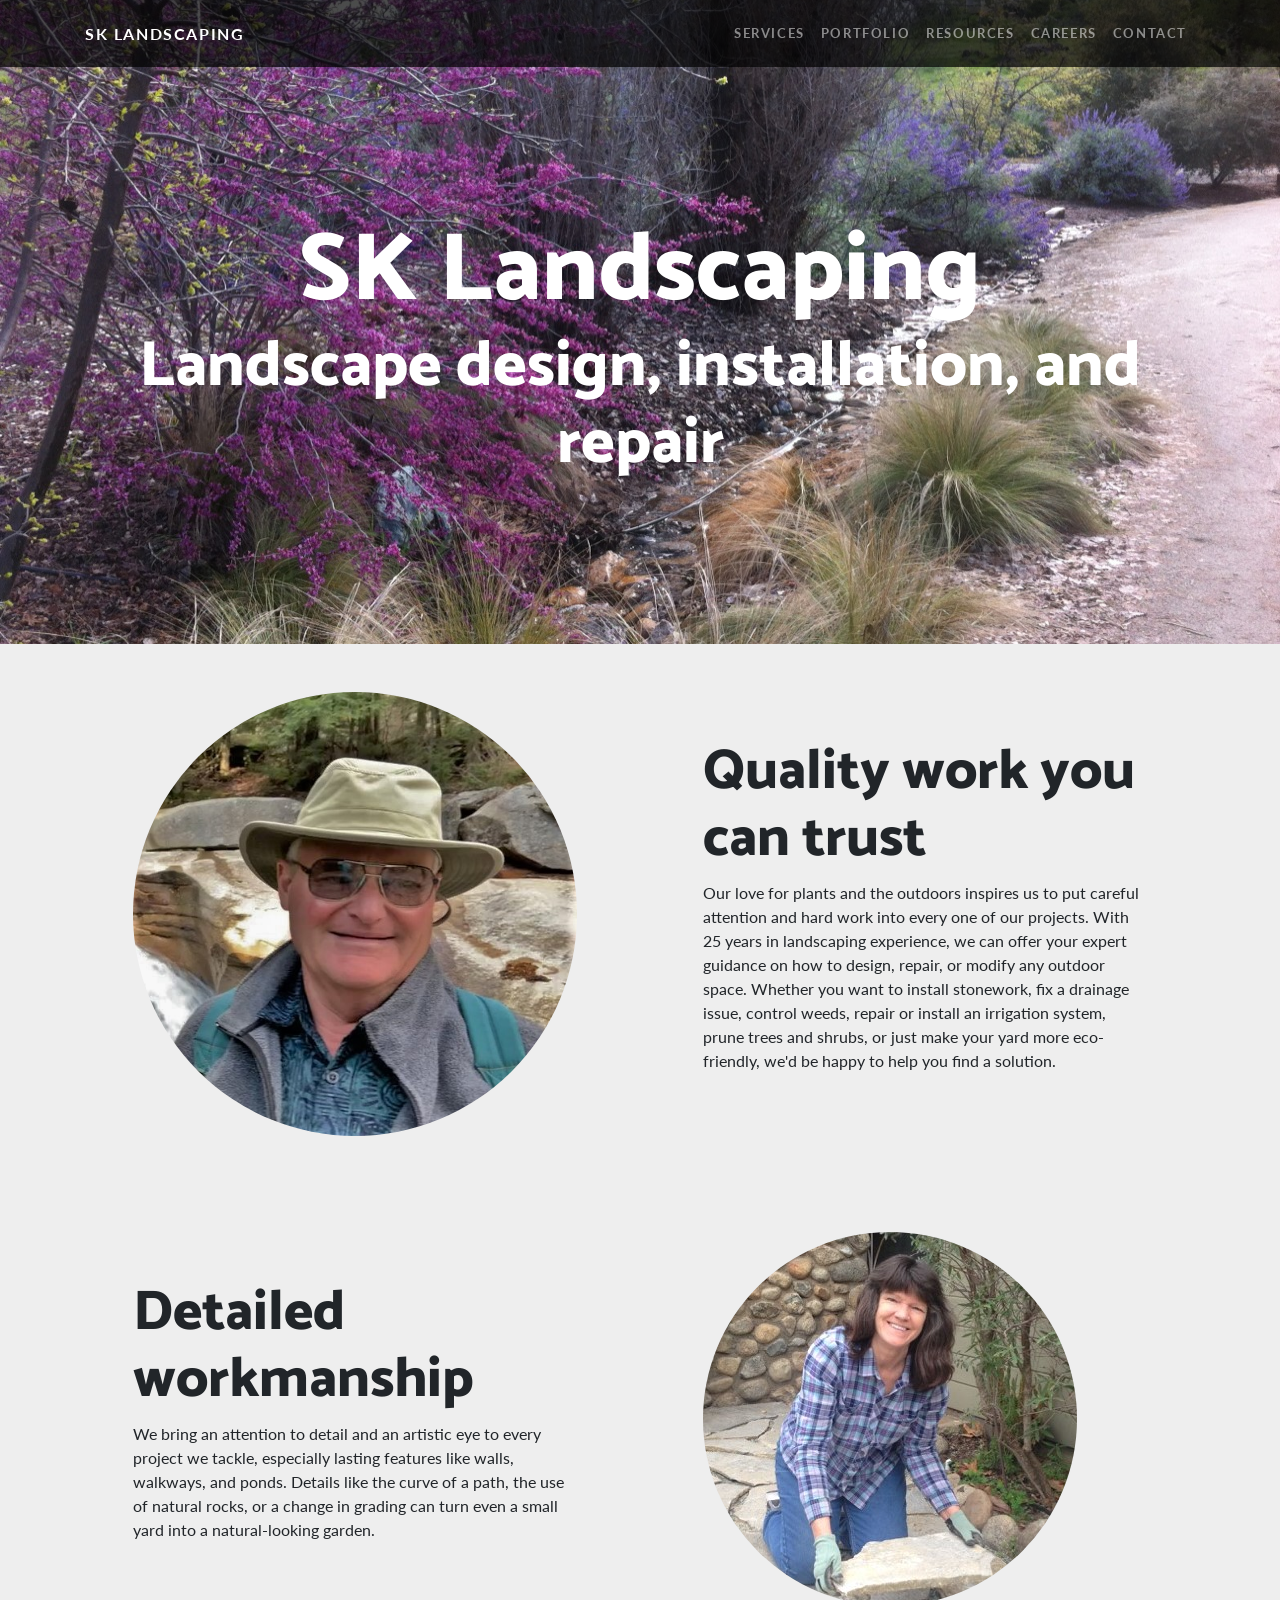
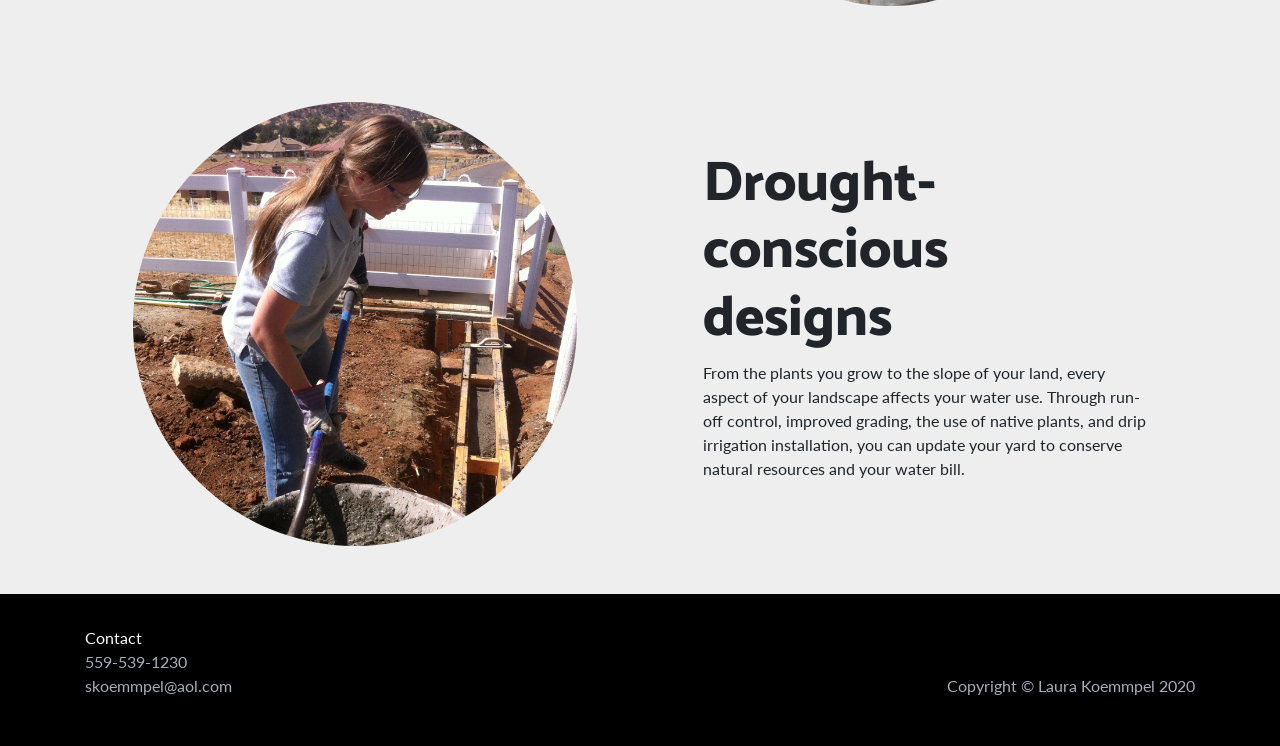
<file: index.html>
<!DOCTYPE html>
<html lang="en">

<head>

  <meta charset="utf-8">
  <meta name="viewport" content="width=device-width, initial-scale=1, shrink-to-fit=no">
  <meta name="description" content="">
  <meta name="author" content="">

  <title>SK Landscaping</title>
  <link rel="icon" href="favicon.ico" type="image/x-icon">

  <!-- Bootstrap core CSS -->
  <!-- <link href="vendor/bootstrap/css/bootstrap.min.css" rel="stylesheet"> -->
  <link href="vendor/bootstrap/css/bootstrap.css" rel="stylesheet">

  <!-- Custom fonts for this template -->
  <link href="https://fonts.googleapis.com/css?family=Catamaran:100,200,300,400,500,600,700,800,900" rel="stylesheet">
  <link href="https://fonts.googleapis.com/css?family=Lato:100,100i,300,300i,400,400i,700,700i,900,900i" rel="stylesheet">

  <!-- Custom styles for this template -->
  <!-- <link href="css/one-page-wonder.min.css" rel="stylesheet"> -->
  <link href="css/one-page-wonder.css" rel="stylesheet">

</head>

<body>

  <!-- Navigation -->
  <nav class="navbar navbar-expand-lg navbar-dark navbar-custom fixed-top">
    <div class="container">
      <a class="navbar-brand" href="index.html">SK Landscaping</a>
      <button class="navbar-toggler" type="button" data-toggle="collapse" data-target="#navbarResponsive" aria-controls="navbarResponsive" aria-expanded="false" aria-label="Toggle navigation">
        <span class="navbar-toggler-icon"></span>
      </button>

      <div class="collapse navbar-collapse" id="navbarResponsive">
        <ul class="navbar-nav ml-auto">
          <li class="nav-item">
            <a class="nav-link" href="services.html">Services</a>
          </li>
          <li class="nav-item">
            <a class="nav-link" href="portfolio.html">Portfolio</a>
          </li>
          <li class="nav-item">
            <a class="nav-link" href="resources.html">Resources</a>
          </li>
          <li class="nav-item">
            <a class="nav-link" href="careers.html">Careers</a>
          </li>
          <li class="nav-item">
            <a class="nav-link" href="contact.html">Contact</a>
          </li>
        </ul>
      </div>
    </div>
  </nav>

  <header class="masthead text-center text-white">
    <div class="masthead-content">
      <div class="container">
        <h1 class="masthead-heading mb-0">SK Landscaping</h1>
        <h2 class="masthead-subheading mb-0">Landscape design, installation, and repair</h2>
        <!-- <a href="#" class="btn btn-primary btn-xl rounded-pill mt-5">Learn More</a> -->
      </div>
    </div>

  </header>
  <!-- <header>
    <div class="overlay"></div>
    <video playsinline="playsinline" autoplay="autoplay" muted="muted" loop="loop">
      <source src="https://storage.googleapis.com/coverr-main/mp4/backyard-gardening.mp4" type="video/mp4">
      <source src="img/image_pan4.mp4" type="video/mp4">
    </video>
    <div class="container h-100">
      <div class="d-flex h-100 text-center align-items-center">
        <div class="w-100 text-white">
          <h1 class="display-3">SK Landscaping</h1>
          <p class="lead mb-0">Landscape design, installation, and repair</p>
        </div>
      </div>
    </div>
  </header> -->

  <section>
    <div class="container">
      <div class="row align-items-center">
        <div class="col-lg-6">
          <div class="p-5">
            <img class="img-fluid rounded-circle" src="img/dad_headshot5.jpg" alt="">
          </div>
        </div>
        <div class="col-lg-6">
          <div class="p-5">
            <h2 class="display-4">Quality work you can trust</h2>
            <p>
              Our love for plants and the outdoors inspires us to put careful attention and 
              hard work into every one of our projects. With 25 years in landscaping experience,
              we can offer your expert guidance on how to design, repair, or modify any outdoor space.
              Whether you want to install stonework, fix a drainage issue, control weeds, repair or 
              install an irrigation system, prune trees and shrubs, or just make your yard
              more eco-friendly, we'd be happy to help you find a solution. 
            </p>
          </div>
        </div>
      </div>
    </div>
  </section>

  <section>
    <div class="container">
      <div class="row align-items-center">
        <div class="col-lg-6 order-lg-2">
          <div class="p-5">
            <img class="img-fluid rounded-circle" src="img/mom_closeup1.jpg" alt="">
          </div>
        </div>
        <div class="col-lg-6 order-lg-1">
          <div class="p-5">
            <h2 class="display-4">Detailed workmanship</h2>
            <p>
              We bring an attention to detail and an artistic eye to every project we tackle,  
              especially lasting features like walls, walkways, and ponds. 
              Details like the curve of a path, the use of natural rocks,
              or a change in grading can turn even a small yard into a natural-looking garden.
            </p>
          </div>
        </div>
      </div>
    </div>
  </section>

  <section>
    <div class="container">
      <div class="row align-items-center">
        <div class="col-lg-6">
          <div class="p-5">
            <img class="img-fluid rounded-circle" src="img/laura_closeup.jpg" alt="">
          </div>
        </div>
        <div class="col-lg-6">
          <div class="p-5">
            <h2 class="display-4">Drought-conscious designs</h2>
            <p>From the plants you grow to the slope of your land, 
              every aspect of your landscape affects your water use. 
              Through run-off control, improved grading, the use of native plants, 
              and drip irrigation installation, you can update your yard to 
              conserve natural resources and your water bill.</p>
          </div>
        </div>
      </div>
    </div>
  </section>


  <!-- Footer -->
  <footer class="py-5 bg-black">
    <div class="container">
      <p class="m-0 text-left text-white medium">Contact</p>
      <p class="m-0 text-left text-secondary medium">559-539-1230</p>
      <p class="m-0 alignright text-secondary medium">Copyright &copy; Laura Koemmpel 2020</p>
      <p class="m-0 text-left text-secondary medium">skoemmpel@aol.com</p> 
    </div>
    <!-- /.container -->
  </footer>

  <!-- Bootstrap core JavaScript -->
  <script src="vendor/jquery/jquery.min.js"></script>
  <script src="vendor/bootstrap/js/bootstrap.bundle.min.js"></script>

</body>

</html>
</file>
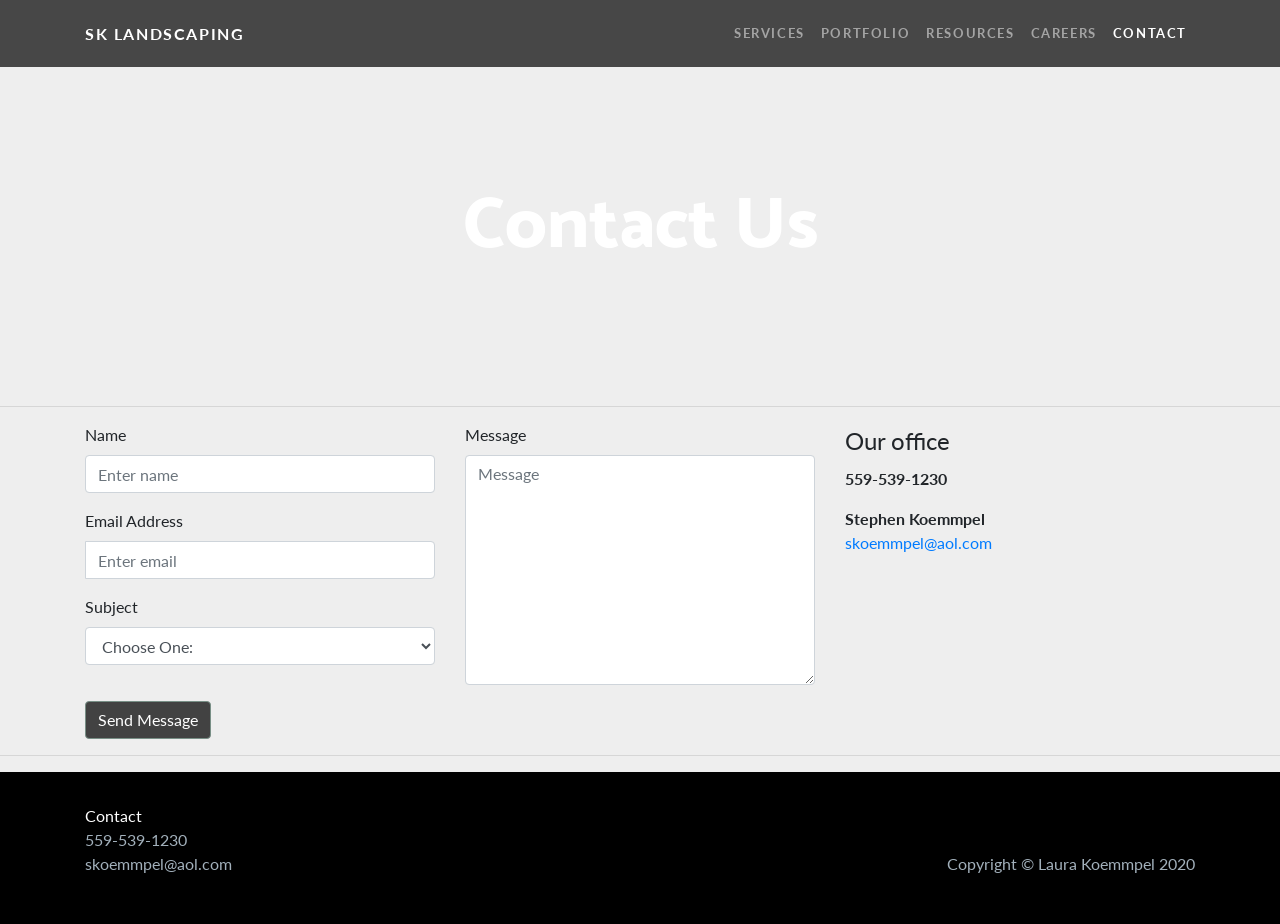
<file: contact.html>
<!DOCTYPE html>
<html lang="en">

<head>

  <meta charset="utf-8">
  <meta name="viewport" content="width=device-width, initial-scale=1, shrink-to-fit=no">
  <meta name="description" content="">
  <meta name="author" content="">

  <title>SK Landscaping</title>
  <link rel="icon" href="favicon.ico" type="image/x-icon">

  <!-- Bootstrap core CSS -->
  <!-- <link href="vendor/bootstrap/css/bootstrap.min.css" rel="stylesheet"> -->
  <link href="vendor/bootstrap/css/bootstrap.css" rel="stylesheet">

  <!-- Custom fonts for this template -->
  <link href="https://fonts.googleapis.com/css?family=Catamaran:100,200,300,400,500,600,700,800,900" rel="stylesheet">
  <link href="https://fonts.googleapis.com/css?family=Lato:100,100i,300,300i,400,400i,700,700i,900,900i" rel="stylesheet">

  <!-- Custom styles for this template -->
  <!-- <link href="css/one-page-wonder.min.css" rel="stylesheet"> -->
  <link href="css/one-page-wonder.css" rel="stylesheet">

</head>

<body>

  <!-- Navigation -->
  <nav class="navbar navbar-expand-lg navbar-dark navbar-custom fixed-top">
    <div class="container">
      <a class="navbar-brand" href="index.html">SK Landscaping</a>
      <button class="navbar-toggler" type="button" data-toggle="collapse" data-target="#navbarResponsive" aria-controls="navbarResponsive" aria-expanded="false" aria-label="Toggle navigation">
        <span class="navbar-toggler-icon"></span>
      </button>
      <div class="collapse navbar-collapse" id="navbarResponsive">
        <ul class="navbar-nav ml-auto">
          <li class="nav-item">
            <a class="nav-link" href="services.html">Services</a>
          </li>
          <li class="nav-item">
            <a class="nav-link" href="portfolio.html">Portfolio</a>
          </li>
          <li class="nav-item">
            <a class="nav-link" href="resources.html">Resources</a>
          </li>
          <li class="nav-item">
            <a class="nav-link" href="careers.html">Careers</a>
          </li>
          <li class="nav-item">
            <a class="active nav-link" href="contact.html">Contact</a>
          </li>
        </ul>
      </div>
    </div>
  </nav>

  <header>
    <div class="overlay"></div>
    <video playsinline="playsinline" autoplay="autoplay" muted="muted" loop="loop">
      <!-- <source src="https://storage.googleapis.com/coverr-main/mp4/.mp4" type="video/mp4"> -->
      <source src="img/herbs.mp4" type="video/mp4">
    </video>
    <div class="container h-100">
      <div class="d-flex h-100 text-center align-items-center">
        <div class="w-100 text-white">
          <h1 class="display-3">Contact Us</h1>
          <!-- <p class="lead mb-0">Landscape design, installation, and repair</p> -->
        </div>
      </div>
    </div>
  </header>
  
  <hr>

  <div class="container">
    <div class="row">
        <div class="col-md-8">
            <div class="well well-sm">
                <form>
                <div class="row">
                    <div class="col-md-6">
                        <div class="form-group">
                            <label for="name">
                                Name</label>
                            <input type="text" class="form-control" id="name" placeholder="Enter name" required="required" />
                        </div>
                        <div class="form-group">
                            <label for="email">
      Email Address</label>
      <div class="input-group">
          <span class="input-group-addon"><span class="glyphicon glyphicon-envelope"></span>
          </span>
          <input type="email" class="form-control" id="email" placeholder="Enter email" required="required" /></div>
    </div>
    <div class="form-group">
      <label for="subject">
          Subject</label>
      <select id="subject" name="subject" class="form-control" required="required">
          <option value="na" selected="">Choose One:</option>
          <option value="service">Consulting</option>
          <option value="suggestions">Maintenence</option>
          <option value="product">Repair</option>
          <option value="product">Installation/Design</option>
          <option value="product">Other</option>
      </select>
    </div>
    </div>
    <div class="col-md-6">
    <div class="form-group">
      <label for="name">
          Message</label>
      <textarea name="message" id="message" class="form-control" rows="9" cols="25" required="required"
          placeholder="Message"></textarea>
    </div>
    </div>
<div class="col-md-12">
<button type="submit" class="btn btn-primary pull-right" id="btnContactUs">
  Send Message</button>
              </div>
                </div>
                </form>
            </div>
        </div>
        <div class="col-md-4">
            <form>
            <legend><span class="glyphicon glyphicon-globe"></span>Our office</legend>
            <address>
                <strong>559-539-1230</strong><br>
            </address>
            <address>
                <strong>Stephen Koemmpel</strong><br>
                <a href="mailto:#">skoemmpel@aol.com</a>
            </address>
            </form>
        </div>
    </div>
</div>

  <hr>

  <!-- Footer -->
  <footer class="py-5 bg-black">
    <div class="container">
      <p class="m-0 text-left text-white medium">Contact</p>
      <p class="m-0 text-left text-secondary medium">559-539-1230</p>
      <p class="m-0 alignright text-secondary medium">Copyright &copy; Laura Koemmpel 2020</p>
      <p class="m-0 text-left text-secondary medium">skoemmpel@aol.com</p> 
    </div>
    <!-- /.container -->
  </footer>

  <!-- Bootstrap core JavaScript -->
  <script src="vendor/jquery/jquery.min.js"></script>
  <script src="vendor/bootstrap/js/bootstrap.bundle.min.js"></script>

</body>

</html>
</file>
<file: css/one-page-wonder.min.css>
/*!
 * Start Bootstrap - One Page Wonder v5.0.7 (https://startbootstrap.com/template-overviews/one-page-wonder)
 * Copyright 2013-2019 Start Bootstrap
 * Licensed under MIT (https://github.com/BlackrockDigital/startbootstrap-one-page-wonder/blob/master/LICENSE)
 */body{font-family:Lato}h1,h2,h3,h4,h5,h6{font-family:Catamaran;font-weight:800!important}.btn-xl{text-transform:uppercase;padding:1.5rem 3rem;font-size:.9rem;font-weight:700;letter-spacing:.1rem}.bg-black{background-color:#000!important}.rounded-pill{border-radius:5rem}.navbar-custom{padding-top:1rem;padding-bottom:1rem;background-color:rgba(0,0,0,.7)}.navbar-custom .navbar-brand{text-transform:uppercase;font-size:1rem;letter-spacing:.1rem;font-weight:700}.navbar-custom .navbar-nav .nav-item .nav-link{text-transform:uppercase;font-size:.8rem;font-weight:700;letter-spacing:.1rem}header.masthead{position:relative;overflow:hidden;padding-top:calc(7rem + 72px);padding-bottom:7rem;background:linear-gradient(0deg,#6dfab8 0,#1a0079 100%);background-repeat:no-repeat;background-position:center center;background-attachment:scroll;background-size:cover}header.masthead .masthead-content{z-index:1;position:relative}header.masthead .masthead-content .masthead-heading{font-size:4rem}header.masthead .masthead-content .masthead-subheading{font-size:2rem}header.masthead .bg-circle{z-index:0;position:absolute;border-radius:100%;background:linear-gradient(0deg,#8cfdc8 0,#002d70 100%)}header.masthead .bg-circle-1{height:90rem;width:90rem;bottom:-55rem;left:-55rem}header.masthead .bg-circle-2{height:50rem;width:50rem;top:-25rem;right:-25rem}header.masthead .bg-circle-3{height:20rem;width:20rem;bottom:-10rem;right:5%}header.masthead .bg-circle-4{height:30rem;width:30rem;top:-5rem;right:35%}@media (min-width:992px){header.masthead{padding-top:calc(10rem + 55px);padding-bottom:10rem}header.masthead .masthead-content .masthead-heading{font-size:6rem}header.masthead .masthead-content .masthead-subheading{font-size:4rem}}.bg-primary{background-color:#093eee!important}.btn-primary{background-color:#007c4d;border-color:#0d09ee}.btn-primary:active,.btn-primary:focus,.btn-primary:hover{background-color:#07bd96!important;border-color:#2d0081!important}.btn-primary:focus{box-shadow:0 0 0 .2rem rgba(32,9,238,.5)}.btn-secondary{background-color:#009908;border-color:#ff6a00}.btn-secondary:active,.btn-secondary:focus,.btn-secondary:hover{background-color:#c50!important;border-color:#c50!important}.btn-secondary:focus{box-shadow:0 0 0 .2rem rgba(255,106,0,.5)}
</file>
<file: css/one-page-wonder.css>
/*!
 * Start Bootstrap - One Page Wonder v5.0.7 (https://startbootstrap.com/template-overviews/one-page-wonder)
 * Copyright 2013-2019 Start Bootstrap
 * Licensed under MIT (https://github.com/BlackrockDigital/startbootstrap-one-page-wonder/blob/master/LICENSE)
 */

body {
  font-family: 'Lato';
  background-color:#eee
}

h1,
h2,
h3,
h4,
h5,
h6 {
  font-family: 'Catamaran';
  font-weight: 800 !important;
}

.my-top {
  margin-top: 7rem;
  color: rgba(0, 0, 0, 0.7);
}

.btn-xl {
  text-transform: uppercase;
  padding: 1.5rem 3rem;
  font-size: 0.9rem;
  font-weight: 700;
  letter-spacing: 0.1rem;
}

.bg-black {
  background-color: #000 !important;
}

.rounded-pill {
  border-radius: 5rem;
}

.navbar-custom {
  padding-top: 1rem;
  padding-bottom: 1rem;
  background-color: rgba(0, 0, 0, 0.7);
}

.navbar-custom .navbar-brand {
  text-transform: uppercase;
  font-size: 1rem;
  letter-spacing: 0.1rem;
  font-weight: 700;
}

.navbar-custom .navbar-nav .nav-item .nav-link {
  text-transform: uppercase;
  font-size: 0.8rem;
  font-weight: 700;
  letter-spacing: 0.1rem;
}

.h-2 {
  height: 2%;
}

header.masthead {
  position: relative;
  overflow: hidden;
  padding-top: calc(7rem + 72px);
  padding-bottom: 7rem;
  background-image: url("../img/native_landscape_1.JPG");
  background-repeat: no-repeat;
  background-position: center center;
  background-attachment: scroll;
  background-size: cover;
}

header.masthead .masthead-content {
  z-index: 1;
  position: relative;
}

header.masthead .masthead-content .masthead-heading {
  font-size: 4rem;
}

header.masthead .masthead-content .masthead-subheading {
  font-size: 2rem;
}




@media (min-width: 992px) {
  header.masthead {
    padding-top: calc(10rem + 55px);
    padding-bottom: 10rem;
  }
  header.masthead .masthead-content .masthead-heading {
    font-size: 6rem;
  }
  header.masthead .masthead-content .masthead-subheading {
    font-size: 4rem;
  }
}

.bg-primary {
  background-color: #6c8b8f !important;
}

.btn-primary {
  background-color: #424242;
  border-color: #788f86;
}

.btn-primary:active, .btn-primary:focus, .btn-primary:hover {
  background-color: #194732 !important;
  border-color: #5c7561 !important;
}

.btn-primary:focus {
  box-shadow: 0 0 0 0.2rem rgba(32, 9, 238, 0.5);
}

.btn-secondary {
  background-color: #009908;
  border-color: #ff6a00;
}

.btn-secondary:active, .btn-secondary:focus, .btn-secondary:hover {
  background-color: #cc5500 !important;
  border-color: #cc5500 !important;
}

.btn-secondary:focus {
  box-shadow: 0 0 0 0.2rem rgba(255, 106, 0, 0.5);
}

.alignleft {
	float: left;
}
.alignright {
	float: right;
}




header {
  position: relative;
  overflow: hidden;
  padding-top: calc(7rem + 72px);
  padding-bottom: 7rem;
  background-repeat: no-repeat;
  background-position: center center;
  background-attachment: scroll;
  background-size: cover;
}



header video {
  position: absolute;
  top: 50%;
  left: 50%;
  min-width: 100%;
  min-height: 100%;
  width: auto;
  height: auto;
  z-index: 0;
  -ms-transform: translateX(-50%) translateY(-50%);
  -moz-transform: translateX(-50%) translateY(-50%);
  -webkit-transform: translateX(-50%) translateY(-50%);
  transform: translateX(-50%) translateY(-50%);
}

header .container {
  position: relative;
  z-index: 2;
}

header .overlay {
  position: absolute;
  top: 0;
  left: 0;
  height: 100%;
  width: 100%;
  background-color: black;
  opacity: 0;
  z-index: 1;
}

@media (pointer: coarse) and (hover: none) {
  header {
    background: url('https://source.unsplash.com/XT5OInaElMw/1600x900') black no-repeat center center scroll;
  }
  header video {
    display: none;
  }
}

/* ,,,,,,,,,,,,,,,,,,,,,,,,,,,,,,,,,,,,,,,,,,,,,,,,,,< */

.wrap
{
  margin:50px auto 0 auto;
  width:100%;
  display:flex;
  align-items:space-around;
  max-width:1200px;
}
.tile
{
  width:380px;
  height:380px;
  margin:10px;
  background-color:#5d886d;
  display:inline-block;
  background-size:cover;
  position:relative;
  cursor:pointer;
  transition: all 0.4s ease-out;
  box-shadow: 0px 35px 77px -17px rgba(0,0,0,0.44);
  overflow:hidden;
  color:white;
  font-family:'Roboto';
  
}
.tile img
{
  height:100%;
  width:100%;
  position:absolute;
  top:0;
  left:0;
  z-index:0;
  transition: all 0.4s ease-out;
}
.tile .text
{
/*   z-index:99; */
  position:absolute;
  padding:30px;
  height:calc(100% - 60px);
}
.tile h1
{
 
  font-weight:300;
  margin:0;
  text-shadow: 2px 2px 10px rgba(0,0,0,0.3);
}
.tile h2
{
  font-weight:100;
  margin:20px 0 0 0;
  font-style:italic;
   transform: translateX(200px);
}
.tile p
{
  font-weight:300;
  margin:20px 0 0 0;
  line-height: 25px;
/*   opacity:0; */
transform: translateX(-200px);
transition-delay: 0.2s;
}
.animate-text
{
opacity:0;
transition: all 0.6s ease-in-out;
}
.tile:hover
{
/*   background-color:#99aeff; */
box-shadow: 0px 35px 77px -17px rgba(0,0,0,0.64);
transform:scale(1.05);
}
.tile:hover img
{
opacity: 0.2;
}
.tile:hover .animate-text
{
transform:translateX(0);
opacity:1;
}
.dots
{
position:absolute;
bottom:20px;
right:30px;
margin: 0 auto;
width:30px;
height:30px;
color:currentColor;
display:flex;
flex-direction:column;
align-items:center;
justify-content:space-around;

}

.dots span
{
  width: 5px;
  height:5px;
  background-color: currentColor;
  border-radius: 50%;
  display:block;
opacity:0;
transition: transform 0.4s ease-out, opacity 0.5s ease;
transform: translateY(30px);

}

.tile:hover span
{
opacity:1;
transform:translateY(0px);
}

.dots span:nth-child(1)
{
   transition-delay: 0.05s;
}
.dots span:nth-child(2)
{
   transition-delay: 0.1s;
}
.dots span:nth-child(3)
{
   transition-delay: 0.15s;
}


@media (max-width: 1000px) {
  .wrap {
   flex-direction: column;
    width:400px;
  }
}

/* ................. */
.jumbotron {
  background: #358CCE;
  color: #FFF;
  border-radius: 0px;
  }
  .jumbotron-sm { padding-top: 24px;
  padding-bottom: 24px; }
  .jumbotron small {
  color: #FFF;
  }
</file>
